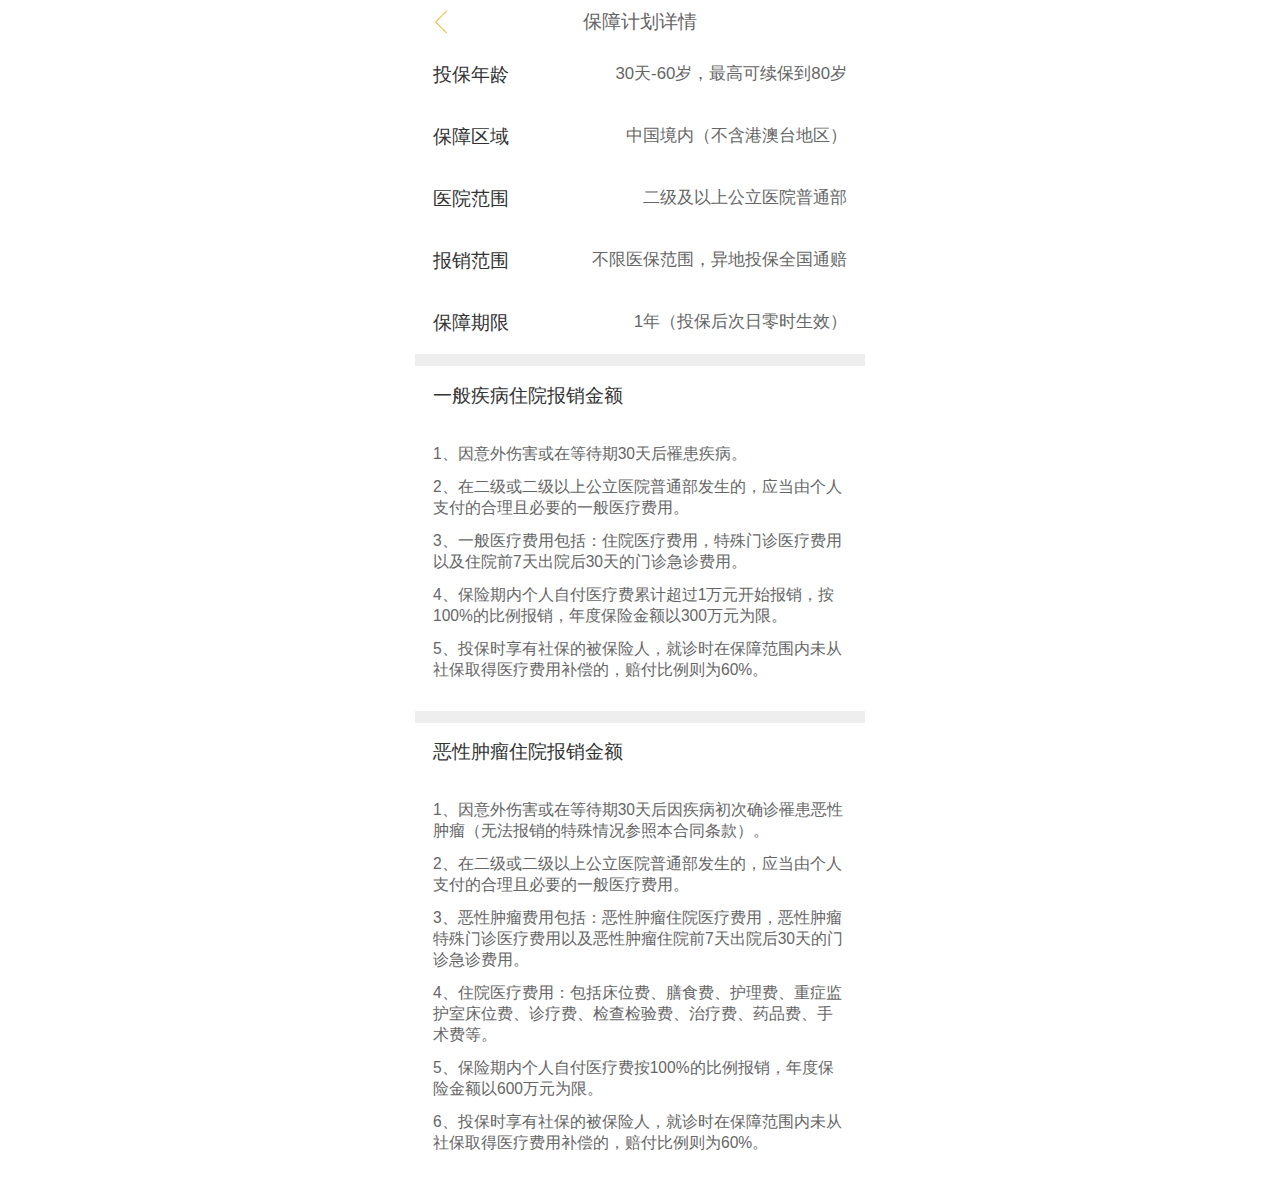
<file: 保障计划详情.html>
<!DOCTYPE html>
<html lang="en" style="font-size: 60px;">

<head>
    <meta charset="utf-8">
    <meta name="viewport" content="width=device-width,user-scalable=no,initial-scale=1,maximum-scale=1,minimum-scale=1">
    <link href="https://weixin.95303.com/static/product/css/mobiscroll.custom-3.0.0-beta6.min.css" rel="stylesheet">
    <title>保障计划详情</title>
    <style>
        a {
            text-decoration: none;
        }

        a:visited {
            text-decoration: none;
        }

        a:link {
            text-decoration: none;
        }
        a:hover {
            text-decoration: none;
        }
        
        .loading {
            position: fixed;
            top: 0;
            bottom: 0;
            left: 0;
            right: 0;
            z-index: 9999999;
        }

        .main {
            width: 120px;
            height: 110px;
            background: rgba(0, 0, 0, .5);
            margin: 0 auto;
            border-radius: 6px;
            position: fixed;
            left: 50%;
            margin-left: -60px;
            top: 50%;
            margin-top: -55px;
        }

        .values {
            text-align: center;
            font-size: 13px;
            color: #fff;
            margin-top: 12px;
        }

        .la-ball-clip-rotate,
        .la-ball-clip-rotate>div {
            position: relative;
            -webkit-box-sizing: border-box;
            -moz-box-sizing: border-box;
            box-sizing: border-box;
        }

        .la-ball-clip-rotate {
            display: block;
            font-size: 0;
            color: #fff;
        }

        .la-ball-clip-rotate.la-dark {
            color: #333;
        }

        .la-ball-clip-rotate>div {
            display: inline-block;
            float: none;
            background-color: currentColor;
            border: 0 solid currentColor;
        }

        .la-ball-clip-rotate {
            width: 32px;
            height: 32px;
        }

        .la-ball-clip-rotate>div {
            width: 32px;
            height: 32px;
            background: transparent;
            border-width: 2px;
            border-bottom-color: transparent;
            border-radius: 100%;
            -webkit-animation: ball-clip-rotate .75s linear infinite;
            -moz-animation: ball-clip-rotate .75s linear infinite;
            -o-animation: ball-clip-rotate .75s linear infinite;
            animation: ball-clip-rotate .75s linear infinite;
        }

        .la-ball-clip-rotate.la-sm {
            width: 16px;
            height: 16px;
        }

        .la-ball-clip-rotate.la-sm>div {
            width: 16px;
            height: 16px;
            border-width: 1px;
        }

        .la-ball-clip-rotate.la-2x {
            width: 64px;
            height: 64px;
        }

        .la-ball-clip-rotate.la-2x>div {
            width: 48px;
            height: 48px;
            margin-left: 36px;
            border-width: 4px;
            margin-top: 15px;
            margin-bottom: 35px;
        }

        .la-ball-clip-rotate.la-3x {
            width: 96px;
            height: 96px;
        }

        .la-ball-clip-rotate.la-3x>div {
            width: 96px;
            height: 96px;
            border-width: 6px;
        }

        @-webkit-keyframes ball-clip-rotate {
            0% {
                -webkit-transform: rotate(0deg);
                transform: rotate(0deg);
            }
            50% {
                -webkit-transform: rotate(180deg);
                transform: rotate(180deg);
            }
            100% {
                -webkit-transform: rotate(360deg);
                transform: rotate(360deg);
            }
        }

        @-moz-keyframes ball-clip-rotate {
            0% {
                -moz-transform: rotate(0deg);
                transform: rotate(0deg);
            }
            50% {
                -moz-transform: rotate(180deg);
                transform: rotate(180deg);
            }
            100% {
                -moz-transform: rotate(360deg);
                transform: rotate(360deg);
            }
        }

        @-o-keyframes ball-clip-rotate {
            0% {
                -o-transform: rotate(0deg);
                transform: rotate(0deg);
            }
            50% {
                -o-transform: rotate(180deg);
                transform: rotate(180deg);
            }
            100% {
                -o-transform: rotate(360deg);
                transform: rotate(360deg);
            }
        }

        @keyframes ball-clip-rotate {
            0% {
                -webkit-transform: rotate(0deg);
                -moz-transform: rotate(0deg);
                -o-transform: rotate(0deg);
                transform: rotate(0deg);
            }
            50% {
                -webkit-transform: rotate(180deg);
                -moz-transform: rotate(180deg);
                -o-transform: rotate(180deg);
                transform: rotate(180deg);
            }
            100% {
                -webkit-transform: rotate(360deg);
                -moz-transform: rotate(360deg);
                -o-transform: rotate(360deg);
                transform: rotate(360deg);
            }
        }
    </style>
    <style type="text/css">
        @-webkit-keyframes bounce {
            0% {
                opacity: 1;
                transform: scale(1.2);
                -webkit-transform: scale(1.2);
            }
            10% {
                opacity: 1;
                transform: scale(1.0);
                -webkit-transform: scale(1.0);
            }
            80% {
                opacity: 1;
                transform: scale(1.0);
                -webkit-transform: scale(1.0);
            }
            100% {
                opacity: 0;
                transform: scale(0.5);
                -webkit-transform: scale(0.5);
            }
        }

        @keyframes bounce {
            0% {
                opacity: 1;
                transform: scale(1.2);
                -webkit-transform: scale(1.2);
            }
            10% {
                opacity: 1;
                transform: scale(1.0);
                -webkit-transform: scale(1.0);
            }
            80% {
                opacity: 1;
                transform: scale(1.0);
                -webkit-transform: scale(1.0);
            }
            100% {
                opacity: 0;
                transform: scale(0.5);
                -webkit-transform: scale(0.5);
            }
        }

        .bounce {
            animation: bounce 5s ease-in-out forwards;
            -webkit-animation: bounce 5s ease-in-out forwards;
        }

        .promptBox {
            position: fixed;
            z-index: 99;
            width: 7.5rem;
            top: 30%;
            text-align: center;
        }

        .bounceP {
            background: rgba(0, 0, 0, 0.9);
            color: #fff;
            padding: 0.3rem .4rem;
            display: inline-block;
            margin: 0 auto;
            border-radius: 0.1rem;
            max-width: 4rem;
            font-size: 0.28rem;
        }
    </style>
    <style type="text/css">
        .alertpopup {
            padding: 0 0.55rem;
        }

        @keyframes slideDown {
            0% {
                opacity: 0;
                -webkit-transform: translateY(-100%);
                transform: translateY(-100%);
            }

            100% {
                opacity: 1;
                -webkit-transform: translateY(0%);
                transform: translateY(0%);
            }
        }

        @-webkit-keyframes slideDown {
            0% {
                opacity: 0;
                -webkit-transform: translateY(-100%);
            }

            100% {
                opacity: 1;
                -webkit-transform: translateY(0%);
            }
        }

        @-webkit-keyframes flipInX {
            0% {
                -webkit-transform: scale(0);
                transform: scale(0)
            }

            100% {
                -webkit-transform: scale(1);
                transform: scale(1)
            }
        }

        @keyframes flipInX {
            0% {
                -webkit-transform: scale(0);
                transform: scale(0)
            }

            100% {
                -webkit-transform: scale(1);
                transform: scale(1)
            }
        }

        .flipInX {
            -webkit-animation-name: flipInX;
            animation-name: flipInX
        }

        @keyframes fadeInNormal {
            0% {
                -webkit-transform: scale(1);
                transform: scale(1);
                opacity: 0.0;
            }

            60% {
                -webkit-transform: scale(1);
                transform: scale(1);
            }

            80% {
                -webkit-transform: scale(1);
                transform: scale(1);
                opacity: 1;
            }

            100% {
                -webkit-transform: scale(1);
                transform: scale(1);
                opacity: 1;
            }
        }

        @-webkit-keyframes fadeInNormal {
            0% {
                -webkit-transform: scale(1);
                opacity: 0.0;
            }

            60% {
                -webkit-transform: scale(1);
            }

            80% {
                -webkit-transform: scale(1);
                opacity: 1;
            }

            100% {
                -webkit-transform: scale(1);
                opacity: 1;
            }
        }

        .modelalert {
            background: rgba(0, 0, 0, 0.5);
            height: 25.4rem;
            z-index: 9998;
            width: 100%;
            position: fixed;
            left: 0;
            top: 0;
            bottom: 0;
            animation: fadeInNormal 0.3s ease-in-out forwards;
            -webkit-animation: fadeInNormal 0.3s ease-in-out forwards;
        }

        .popupLogo {
            width: 1.08rem;
            margin-bottom: 0.24rem;
        }

        .mainalert {
            z-index: 9999;
            text-align: center;
            border-radius: 0.1rem;
            max-width: 5.6rem;
            margin: 0 auto;
            position: fixed;
            right: 0.55rem;
            left: 0.55rem;
            top: 3.94rem;
            animation: flipInX 0.3s ease-in-out forwards;
            -webkit-animation: flipInX 0.3s ease-in-out forwards;
        }

        .titlealert {
            font-size: 0.36rem;
            padding: 0 0.3rem;
            border-top-left-radius: 4px;
            border-top-right-radius: 4px;
            background: #fff;
            padding-top: 0.55rem;
            color: #000;
            position: relative;
            top: 1px;
        }

        .contentalert {
            font-size: .30rem;
            color: #888;
            background: #fff;
            padding-top: 0.12rem;
            padding-bottom: 0.4rem;
            letter-spacing: -0.82px;
            padding-left: 0.7rem;
            padding-right: 0.7rem;
        }

        .buttonalert {
            width: 100%;
            border-radius: 0;
            font-size: 0.36rem;
            border-bottom-left-radius: 4px;
            border-bottom-right-radius: 4px;
            border: 0;
            color: #000000;
            background: #fff;
            margin-top: -1px;
        }

        .cancelalert {
            position: relative;
        }

        .cancelalert i {
            position: absolute;
            right: 0;
            top: 0;
            bottom: 0;
            background: #d2d3d5;
        }

        .buttonalert div {
            width: 100%;
            text-align: center;
            display: inline-block;
            padding-top: 0.2rem;
            padding-bottom: 0.3rem;
        }
    </style>
    <style type="text/css">
        .btncomp {
            width: 6.88rem;
            height: 0.86rem;
            border: 0;
            font-size: 0.36rem;
            border-radius: 5px;
            border-style: solid;
        }

        .buttonActive {
            background: #179b16 !important;
            color: rgba(255, 255, 255, 0.6);
        }

        .buttonGrayActive {
            background: #dfdfdf !important;
            color: rgba(255, 255, 255, 0.6);
        }

        .greenButton>.btncomp {
            background: #09bb07;
            color: #fff;
            border-color: #029400;
        }

        .grayButton>.btncomp {
            background: #fbfafc !important;
            color: #353535;
            border-color: rgba(0, 0, 0, 0.15);
        }
    </style>
    <style type="text/css">
        @keyframes selecctfadeInNormal {
            0% {
                -webkit-transform: translateY(100%);
            }

            100% {
                -webkit-transform: translateY(0);
            }
        }

        @-webkit-keyframes selecctfadeInNormal {
            0% {
                -webkit-transform: translateY(100%);
            }

            100% {
                -webkit-transform: translateY(0);
            }
        }

        .selectModel {
            position: fixed;
            bottom: 0;
            font-size: 0.36rem;
            width: 100%;
            max-width: 450px;
            background: #ececec;
            z-index: 9999;
            animation: selecctfadeInNormal 0.3s ease-in-out forwards;
            -webkit-animation: selecctfadeInNormal 0.3s ease-in-out forwards;
        }

        .selectItem,
        .selectCancel {
            background: #fff;
            padding: 0.32rem 0;
            text-align: center;
        }

        .selectCancel {
            margin-top: 0.13rem;
        }

        .selectedActive {
            background: #f7f7f7;
        }
    </style>
    <style type="text/css">
        .report-loading {
            position: fixed;
            top: 0;
            bottom: 0;
            left: 0;
            right: 0;
            z-index: 9999999;
        }

        .report-main {
            width: 120px;
            height: 110px;
            background: rgba(0, 0, 0, .5);
            margin: 0 auto;
            border-radius: 6px;
            position: fixed;
            left: 50%;
            margin-left: -60px;
            top: 50%;
            margin-top: -55px;
        }

        .report-values {
            text-align: center;
            font-size: 13px;
            color: #fff;
            margin-top: 12px;
        }

        .la-ball-clip-rotate,
        .la-ball-clip-rotate>div {
            position: relative;
            box-sizing: border-box;
        }

        .la-ball-clip-rotate {
            display: block;
            font-size: 0;
            color: #fff;
        }

        .la-ball-clip-rotate.la-dark {
            color: #333;
        }

        .la-ball-clip-rotate>div {
            display: inline-block;
            float: none;
            background-color: currentColor;
            border: 0 solid currentColor;
        }

        .la-ball-clip-rotate {
            width: 32px;
            height: 32px;
        }

        .la-ball-clip-rotate>div {
            width: 32px;
            height: 32px;
            background: transparent;
            border-width: 2px;
            border-bottom-color: transparent;
            border-radius: 100%;
            -webkit-animation: ball-clip-rotate .75s linear infinite;
            animation: ball-clip-rotate .75s linear infinite;
        }

        .la-ball-clip-rotate.la-sm {
            width: 16px;
            height: 16px;
        }

        .la-ball-clip-rotate.la-sm>div {
            width: 16px;
            height: 16px;
            border-width: 1px;
        }

        .la-ball-clip-rotate.la-2x {
            width: 64px;
            height: 64px;
        }

        .la-ball-clip-rotate.la-2x>div {
            width: 48px;
            height: 48px;
            margin-left: 36px;
            border-width: 4px;
            margin-top: 15px;
            margin-bottom: 35px;
        }

        .la-ball-clip-rotate.la-3x {
            width: 96px;
            height: 96px;
        }

        .la-ball-clip-rotate.la-3x>div {
            width: 96px;
            height: 96px;
            border-width: 6px;
        }

        @-webkit-keyframes ball-clip-rotate {
            0% {
                -webkit-transform: rotate(0deg);
                transform: rotate(0deg);
            }
            50% {
                -webkit-transform: rotate(180deg);
                transform: rotate(180deg);
            }
            100% {
                -webkit-transform: rotate(360deg);
                transform: rotate(360deg);
            }
        }

        @keyframes ball-clip-rotate {
            0% {
                -webkit-transform: rotate(0deg);
                transform: rotate(0deg);
            }
            50% {
                -webkit-transform: rotate(180deg);
                transform: rotate(180deg);
            }
            100% {
                -webkit-transform: rotate(360deg);
                transform: rotate(360deg);
            }
        }
    </style>
    <style type="text/css">
        * {
            margin: 0;
            padding: 0;
            -webkit-overflow-scrolling: auto;
        }

        body {
            margin: 0 auto;
            background-color: #EFEFF4;
            color: #333;
            font-size: 0.28rem;
            font-family: PingFang SC, Helvetica Neue, Hiragino Sans GB, Helvetica, Microsoft YaHei, Arial;
            max-width: 450px;
        }

        .noSelect {
            -webkit-user-select: none;
            -moz-user-select: none;
            -ms-user-select: none;
            user-select: none;
        }

        a:hover,
        a:focus {
            text-decoration: none;
        }

        input,
        button {
            outline: none;
            border: 0;
        }

        .bottom-line {
            border: none;
            background-image: linear-gradient(#e2e2e2 50%, transparent 50%);
            background-size: 100% 1px;
            background-repeat: no-repeat;
            background-position: bottom;
        }

        .top-line {
            border: none;
            background-image: linear-gradient(#e2e2e2 50%, transparent 50%);
            background-size: 100% 1px;
            background-repeat: no-repeat;
            background-position: top;
        }
    </style>
    <style type="text/css">
        .app-components-common-Header__this--2FQm- {
            position: relative;
            background-color: #000000;
            font-size: 18px;
            height: 44px;
            color: white;
            text-align: center;
        }

        .app-components-common-Header__this--2FQm-.app-components-common-Header__white--2FLSx {
            background-color: white;
            color: #333333;
        }

        .app-components-common-Header__this--2FQm-.app-components-common-Header__white--2FLSx .app-components-common-Header__left--2bnM5 {
            background: url([data-uri]) no-repeat 8px 10px;
            background-size: 24px 24px;
        }

        .app-components-common-Header__this--2FQm-.app-components-common-Header__white--2FLSx .app-components-common-Header__right--2i7fy {
            color: #333;
        }

        .app-components-common-Header__this--2FQm-.app-components-common-Header__orange--1zOH3 {
            background-image: linear-gradient(24deg, #ffcc33 0%, #ff9900 100%);
            color: #ffffff;
        }

        .app-components-common-Header__this--2FQm-.app-components-common-Header__orange--1zOH3 div {
            color: #fff;
        }

        .app-components-common-Header__this--2FQm-.app-components-common-Header__danger--2a2y8 {
            background-color: #e83829;
            color: white;
        }

        .app-components-common-Header__this--2FQm-.app-components-common-Header__red--aP5jO {
            background-color: #d43c33;
            color: #fff;
        }

        .app-components-common-Header__this--2FQm- a {
            color: white;
        }

        .app-components-common-Header__this--2FQm- .app-components-common-Header__center--Rz9rI {
            position: absolute;
            top: 0;
            right: 0;
            left: 0;
            z-index: 10;
            min-width: 30px;
            height: 44px;
            text-align: center;
            text-overflow: ellipsis;
            white-space: nowrap;
            font-size: 0.32rem;
            line-height: 44px;
            color: #646464;
        }

        .app-components-common-Header__this--2FQm- .app-components-common-Header__left--2bnM5 {
            position: absolute;
            background: url([data-uri]) no-repeat 8px 10px;
            background-size: 24px 24px;
            width: 42px;
            height: 42px;
            z-index: 11;
            left: 0.2rem;
        }

        .app-components-common-Header__this--2FQm- .app-components-common-Header__right--2i7fy {
            position: absolute;
            padding: 12px 0 0 12px;
            height: 44px;
            z-index: 11;
            right: 16px;
            font-size: 14px;
        }

        .app-components-common-Header__this--2FQm- .app-components-common-Header__rightIcon--29O2F {
            position: absolute;
            right: 10px;
            top: 10px;
            z-index: 10;
            width: 0.44rem;
        }

        .app-components-common-Header__this--2FQm- .app-components-common-Header__rightGroup--ShqLh {
            position: absolute;
            right: 10px;
            top: 10px;
            z-index: 10;
            width: 0.44rem;
        }

        .app-components-common-Header__this--2FQm- .app-components-common-Header__rightGroup--ShqLh:nth-child(2) {
            right: 1.06rem;
        }

        .app-components-common-Header__this--2FQm- .app-components-common-Header__shareTips--3uUnz {
            position: fixed;
            z-index: 9999;
            background: rgba(0, 0, 0, 0.4);
            top: 0;
            bottom: 0;
            left: 0;
            right: 0;
            max-width: 450px;
            margin: 0 auto;
        }

        .app-components-common-Header__this--2FQm- .app-components-common-Header__shareTips--3uUnz>div {
            display: -webkit-box;
            display: -ms-flexbox;
            display: flex;
            -webkit-box-orient: vertical;
            -webkit-box-direction: normal;
            -ms-flex-direction: column;
            flex-direction: column;
            position: absolute;
            top: 0.2rem;
            right: 0.3rem;
            text-align: center;
            color: #fff;
            font-size: 0.32rem;
        }

        .app-components-common-Header__this--2FQm- .app-components-common-Header__shareTips--3uUnz>div img {
            width: 1.24rem;
            height: 1.24rem;
            margin: 0 auto;
            margin-bottom: 0.3rem;
            padding-left: 0.25rem;
        }

        .app-components-common-Header__this--2FQm- .app-components-common-Header__shareTips--3uUnz>div span {
            color: #fff;
            font-size: 0.28rem;
        }

        .app-components-common-Header__this--2FQm- .app-components-common-Header__leftIcon--21-V6 {
            position: absolute;
            left: 16px;
            top: 10px;
            height: 24px;
            z-index: 10;
        }

        .app-components-common-Header__this--2FQm- .app-components-common-Header__leftText--2xtpv {
            position: absolute;
            padding: 16px 0;
            z-index: 11;
            left: 16px;
            font-size: 0.24rem;
            color: #646464;
        }

        .app-components-common-Header__this--2FQm- .app-components-common-Header__leftText--2xtpv .app-components-common-Header__arrowdown--3AOQQ {
            width: 0.18rem;
            height: 0.18rem;
            margin-left: 0.05rem;
        }
    </style>
    <style type="text/css">
        body {
            background: #fff;
        }

        .app-routers-activity-health-desc-Desc__this--33bvQ .app-routers-activity-health-desc-Desc__tel--6Yc8u {
            position: absolute;
            left: 1.5rem;
            top: 1.8rem;
            width: 2rem;
            height: 0.5rem;
        }

        .app-routers-activity-health-desc-Desc__this--33bvQ .app-routers-activity-health-desc-Desc__notice--ENuw7 {
            padding: 0.3rem 0.34rem;
            font-size: 0.3rem;
            color: #333333;
        }

        .app-routers-activity-health-desc-Desc__this--33bvQ .app-routers-activity-health-desc-Desc__notice--ENuw7>div {
            line-height: 0.55rem;
        }

        .app-routers-activity-health-desc-Desc__this--33bvQ .app-routers-activity-health-desc-Desc__notice--ENuw7 .app-routers-activity-health-desc-Desc__indent--2ZMXt {
            padding-left: 0.28rem;
        }

        .app-routers-activity-health-desc-Desc__this--33bvQ .app-routers-activity-health-desc-Desc__notice--ENuw7 .app-routers-activity-health-desc-Desc__hrefred--2MGwZ {
            color: #ef4949;
            text-decoration: none;
        }

        .app-routers-activity-health-desc-Desc__this--33bvQ .app-routers-activity-health-desc-Desc__notice--ENuw7 .app-routers-activity-health-desc-Desc__hrefblue--3wg8y {
            color: #408ceb;
        }

        .app-routers-activity-health-desc-Desc__this--33bvQ .app-routers-activity-health-desc-Desc__notice--ENuw7 .app-routers-activity-health-desc-Desc__hreftel--215B5 {
            color: #408ceb;
            text-decoration: none;
        }

        .app-routers-activity-health-desc-Desc__this--33bvQ .app-routers-activity-health-desc-Desc__faq--1fanv {
            padding-left: 0.34rem;
            padding-right: 0.34rem;
            font-size: 0.28rem;
            margin-bottom: 0.5rem;
        }

        .app-routers-activity-health-desc-Desc__this--33bvQ .app-routers-activity-health-desc-Desc__faq--1fanv .app-routers-activity-health-desc-Desc__title--1kOWg {
            margin-bottom: 0.24rem;
            font-size: 0.32rem;
        }

        .app-routers-activity-health-desc-Desc__this--33bvQ .app-routers-activity-health-desc-Desc__faq--1fanv .app-routers-activity-health-desc-Desc__desc--Po7Ci {
            color: #666666;
        }

        .app-routers-activity-health-desc-Desc__this--33bvQ .app-routers-activity-health-desc-Desc__faq--1fanv .app-routers-activity-health-desc-Desc__red--2pep1 {
            color: #ef4949;
        }

        .app-routers-activity-health-desc-Desc__this--33bvQ .app-routers-activity-health-desc-Desc__claim--15em3 {
            padding-top: 0.3rem;
        }

        .app-routers-activity-health-desc-Desc__this--33bvQ .app-routers-activity-health-desc-Desc__claim--15em3 .app-routers-activity-health-desc-Desc__left--1UhDs,
        .app-routers-activity-health-desc-Desc__this--33bvQ .app-routers-activity-health-desc-Desc__claim--15em3 .app-routers-activity-health-desc-Desc__right--1eqb7 {
            position: absolute;
        }

        .app-routers-activity-health-desc-Desc__this--33bvQ .app-routers-activity-health-desc-Desc__claim--15em3 .app-routers-activity-health-desc-Desc__left--1UhDs {
            width: 15%;
            left: 0;
            padding-left: 0.34rem;
            font-size: 0.32rem;
            color: #50c350;
            font-weight: bold;
        }

        .app-routers-activity-health-desc-Desc__this--33bvQ .app-routers-activity-health-desc-Desc__claim--15em3 .app-routers-activity-health-desc-Desc__left--1UhDs div {
            position: relative;
        }

        .app-routers-activity-health-desc-Desc__this--33bvQ .app-routers-activity-health-desc-Desc__claim--15em3 .app-routers-activity-health-desc-Desc__left--1UhDs div:nth-child(1):before {
            content: '';
            position: absolute;
            width: 1px;
            height: 2.8rem;
            background: #50c350;
            right: 0;
            top: 0.3rem;
        }

        .app-routers-activity-health-desc-Desc__this--33bvQ .app-routers-activity-health-desc-Desc__claim--15em3 .app-routers-activity-health-desc-Desc__left--1UhDs div:nth-child(1):after {
            content: '';
            position: absolute;
            width: 0.2rem;
            height: 0.2rem;
            background: #50c350;
            border-radius: 100px;
            right: -0.1rem;
            top: 0.12rem;
        }

        .app-routers-activity-health-desc-Desc__this--33bvQ .app-routers-activity-health-desc-Desc__claim--15em3 .app-routers-activity-health-desc-Desc__left--1UhDs div:nth-child(2):before {
            content: '';
            position: absolute;
            width: 1px;
            height: 6rem;
            background: #50c350;
            right: 0;
            top: 0.3rem;
        }

        .app-routers-activity-health-desc-Desc__this--33bvQ .app-routers-activity-health-desc-Desc__claim--15em3 .app-routers-activity-health-desc-Desc__left--1UhDs div:nth-child(2):after {
            content: '';
            position: absolute;
            width: 0.2rem;
            height: 0.2rem;
            background: #50c350;
            border-radius: 100px;
            right: -0.1rem;
            top: 0.12rem;
        }

        .app-routers-activity-health-desc-Desc__this--33bvQ .app-routers-activity-health-desc-Desc__claim--15em3 .app-routers-activity-health-desc-Desc__left--1UhDs div:nth-child(3):before {
            content: '';
            position: absolute;
            width: 1px;
            height: 1.65rem;
            background: #50c350;
            right: 0;
            top: 0.3rem;
        }

        .app-routers-activity-health-desc-Desc__this--33bvQ .app-routers-activity-health-desc-Desc__claim--15em3 .app-routers-activity-health-desc-Desc__left--1UhDs div:nth-child(3):after {
            content: '';
            position: absolute;
            width: 0.2rem;
            height: 0.2rem;
            background: #50c350;
            border-radius: 100px;
            right: -0.1rem;
            top: 0.12rem;
        }

        .app-routers-activity-health-desc-Desc__this--33bvQ .app-routers-activity-health-desc-Desc__claim--15em3 .app-routers-activity-health-desc-Desc__left--1UhDs div:nth-child(4):after {
            content: '';
            position: absolute;
            width: 0.2rem;
            height: 0.2rem;
            background: #50c350;
            border-radius: 100px;
            right: -0.1rem;
            top: 0.12rem;
        }

        .app-routers-activity-health-desc-Desc__this--33bvQ .app-routers-activity-health-desc-Desc__claim--15em3 .app-routers-activity-health-desc-Desc__right--1eqb7 {
            left: 23%;
            padding-right: 0.34rem;
        }

        .app-routers-activity-health-desc-Desc__this--33bvQ .app-routers-activity-health-desc-Desc__claim--15em3 .app-routers-activity-health-desc-Desc__right--1eqb7 .app-routers-activity-health-desc-Desc__title--1kOWg {
            font-size: 0.32rem;
            color: #333333;
        }

        .app-routers-activity-health-desc-Desc__this--33bvQ .app-routers-activity-health-desc-Desc__claim--15em3 .app-routers-activity-health-desc-Desc__right--1eqb7 .app-routers-activity-health-desc-Desc__content--1DZxc {
            font-size: 0.28rem;
            color: #666666;
            margin-top: 0.16rem;
            margin-bottom: 0.7rem;
        }

        .app-routers-activity-health-desc-Desc__this--33bvQ .app-routers-activity-health-desc-Desc__insDesc--18Uop {
            font-size: 0.3rem;
            color: #333333;
            padding: 0.3rem 0.34rem;
        }

        .app-routers-activity-health-desc-Desc__this--33bvQ .app-routers-activity-health-desc-Desc__insDesc--18Uop .app-routers-activity-health-desc-Desc__title--1kOWg {
            text-align: center;
            color: #5a8440;
            margin-bottom: 0.5rem;
        }

        .app-routers-activity-health-desc-Desc__this--33bvQ .app-routers-activity-health-desc-Desc__insDesc--18Uop .app-routers-activity-health-desc-Desc__content--1DZxc {
            margin-bottom: 0.5rem;
        }

        .app-routers-activity-health-desc-Desc__this--33bvQ .app-routers-activity-health-desc-Desc__insDesc--18Uop .app-routers-activity-health-desc-Desc__content--1DZxc .app-routers-activity-health-desc-Desc__main--1P-R0 {
            font-weight: bold;
        }

        .app-routers-activity-health-desc-Desc__this--33bvQ .app-routers-activity-health-desc-Desc__faqmain--2MUAt {
            padding: 0.3rem 0.34rem;
            font-size: 0.3rem;
            color: #333333;
            line-height: 0.6rem;
        }

        .app-routers-activity-health-desc-Desc__this--33bvQ .app-routers-activity-health-desc-Desc__noticemain--1rhqe {
            padding: 0.3rem 0.34rem;
            font-size: 0.3rem;
            color: #333333;
            line-height: 0.6rem;
        }

        .app-routers-activity-health-desc-Desc__this--33bvQ .app-routers-activity-health-desc-Desc__noticemain--1rhqe .app-routers-activity-health-desc-Desc__content--1DZxc {
            text-indent: 0.5rem;
        }

        .app-routers-activity-health-desc-Desc__this--33bvQ .app-routers-activity-health-desc-Desc__breach--3bEV5 {
            font-size: 0.3rem;
            padding-top: 0.2rem;
            padding-left: 0.34rem;
            padding-right: 0.34rem;
        }

        .app-routers-activity-health-desc-Desc__this--33bvQ .app-routers-activity-health-desc-Desc__breach--3bEV5 div {
            margin-bottom: 0.1rem;
        }

        .app-routers-activity-health-desc-Desc__this--33bvQ .app-routers-activity-health-desc-Desc__breach--3bEV5 .app-routers-activity-health-desc-Desc__boldMain--3i--m {
            font-weight: bold;
            text-align: center;
        }

        .app-routers-activity-health-desc-Desc__this--33bvQ .app-routers-activity-health-desc-Desc__breach--3bEV5 .app-routers-activity-health-desc-Desc__center--1str- {
            text-align: center;
        }

        .app-routers-activity-health-desc-Desc__this--33bvQ .app-routers-activity-health-desc-Desc__breach--3bEV5 .app-routers-activity-health-desc-Desc__dl--2EMUo {
            text-indent: 0.6rem;
        }

        .app-routers-activity-health-desc-Desc__this--33bvQ .app-routers-activity-health-desc-Desc__breach--3bEV5 .app-routers-activity-health-desc-Desc__boldS--2DG-V {
            font-weight: bold;
            margin-right: 0.2rem;
        }

        .app-routers-activity-health-desc-Desc__this--33bvQ .app-routers-activity-health-desc-Desc__bzjh--3HMNc {
            background: #eeeeee;
        }

        .app-routers-activity-health-desc-Desc__this--33bvQ .app-routers-activity-health-desc-Desc__bzjh--3HMNc .app-routers-activity-health-desc-Desc__top--1dxj6 {
            background-color: #fff;
        }

        .app-routers-activity-health-desc-Desc__this--33bvQ .app-routers-activity-health-desc-Desc__bzjh--3HMNc .app-routers-activity-health-desc-Desc__top--1dxj6 .app-routers-activity-health-desc-Desc__lines--mT5Kw {
            padding: 0.3rem;
        }

        .app-routers-activity-health-desc-Desc__this--33bvQ .app-routers-activity-health-desc-Desc__bzjh--3HMNc .app-routers-activity-health-desc-Desc__top--1dxj6 .app-routers-activity-health-desc-Desc__lines--mT5Kw .app-routers-activity-health-desc-Desc__left--1UhDs {
            font-size: 0.32rem;
            color: #333333;
        }

        .app-routers-activity-health-desc-Desc__this--33bvQ .app-routers-activity-health-desc-Desc__bzjh--3HMNc .app-routers-activity-health-desc-Desc__top--1dxj6 .app-routers-activity-health-desc-Desc__lines--mT5Kw .app-routers-activity-health-desc-Desc__right--1eqb7 {
            font-size: 0.28rem;
            color: #666666;
            float: right;
        }

        .app-routers-activity-health-desc-Desc__this--33bvQ .app-routers-activity-health-desc-Desc__bzjh--3HMNc .app-routers-activity-health-desc-Desc__content--1DZxc {
            margin-top: 0.2rem;
            background-color: #fff;
        }

        .app-routers-activity-health-desc-Desc__this--33bvQ .app-routers-activity-health-desc-Desc__bzjh--3HMNc .app-routers-activity-health-desc-Desc__content--1DZxc .app-routers-activity-health-desc-Desc__title--1kOWg {
            padding: 0.28rem 0.3rem;
            font-size: 0.32rem;
            color: #333333;
        }

        .app-routers-activity-health-desc-Desc__this--33bvQ .app-routers-activity-health-desc-Desc__bzjh--3HMNc .app-routers-activity-health-desc-Desc__content--1DZxc .app-routers-activity-health-desc-Desc__lists--1CN4V {
            padding: .3rem;
        }

        .app-routers-activity-health-desc-Desc__this--33bvQ .app-routers-activity-health-desc-Desc__bzjh--3HMNc .app-routers-activity-health-desc-Desc__content--1DZxc .app-routers-activity-health-desc-Desc__lists--1CN4V .app-routers-activity-health-desc-Desc__dl--2EMUo {
            margin-bottom: 0.2rem;
            font-size: .26rem;
            color: #666666;
        }
    </style>
    <style type="text/css">
        .app-routers-activity-health-FixedRange__this--Q3EFS {
            position: fixed;
            bottom: 0.96rem;
            right: 0;
            left: 0;
            top: 0;
            text-align: center;
            z-index: 9;
        }

        .app-routers-activity-health-FixedRange__this--Q3EFS .app-routers-activity-health-FixedRange__bg--2K60A {
            position: absolute;
            top: 0;
            bottom: 0;
            left: 0;
            right: 0;
        }
        .app-routers-activity-health-FixedRange__this--Q3EFS .app-routers-activity-health-FixedRange__healthRange--dkIN8 {
            background: #fff;
            position: absolute;
            bottom: 0;
            left: 0;
            right: 0;
            padding-bottom: 0.36rem;
            -webkit-transform: translateY(150%);
            transform: translateY(150%);
            border-bottom: 1px solid #ccc;
        }

        .app-routers-activity-health-FixedRange__this--Q3EFS .app-routers-activity-health-FixedRange__healthRange--dkIN8 .app-routers-activity-health-FixedRange__texts--2c_n1 {
            font-size: 0.44rem;
            margin-top: 0.6rem;
            margin-bottom: 0.62rem;
            color: #62cd63;
        }

        .app-routers-activity-health-FixedRange__this--Q3EFS .app-routers-activity-health-FixedRange__healthRange--dkIN8 .app-routers-activity-health-FixedRange__btns--20pt_ {
            width: 0.44rem;
            left: 50%;
            position: absolute;
            top: -0.22rem;
            margin-left: -0.22rem;
        }

        .app-routers-activity-health-FixedRange__this--Q3EFS .app-routers-activity-health-FixedRange__healthRange--dkIN8 .app-routers-activity-health-FixedRange__sliderMain--3C9L9 {
            margin-left: 0.4rem;
            margin-right: 0.4rem;
            height: 3rem;
            background: #eeeeee;
            padding: 1.68rem 0.4rem 0 0.6rem;
        }

        .app-routers-activity-health-FixedRange__this--Q3EFS .app-routers-activity-health-FixedRange__healthRange--dkIN8 .app-routers-activity-health-FixedRange__sliderMain--3C9L9 .app-routers-activity-health-FixedRange__sliderContents--bmUSX {
            position: absolute;
            bottom: 1.42rem;
            left: 0.4rem;
            right: 0.4rem;
        }

        .app-routers-activity-health-FixedRange__this--Q3EFS .app-routers-activity-health-FixedRange__healthRange--dkIN8 .app-routers-activity-health-FixedRange__sliderMain--3C9L9 .app-routers-activity-health-FixedRange__sliderContents--bmUSX .app-routers-activity-health-FixedRange__amount--14Nah {
            display: inline-block;
            width: 50%;
            text-align: center;
            font-weight: bold;
        }

        .app-routers-activity-health-FixedRange__this--Q3EFS .app-routers-activity-health-FixedRange__healthRange--dkIN8 .app-routers-activity-health-FixedRange__sliderMain--3C9L9 .app-routers-activity-health-FixedRange__sliderContents--bmUSX .app-routers-activity-health-FixedRange__amount--14Nah .app-routers-activity-health-FixedRange__titles--19jxj {
            font-size: 0.34rem;
            color: #333333;
        }

        .app-routers-activity-health-FixedRange__this--Q3EFS .app-routers-activity-health-FixedRange__healthRange--dkIN8 .app-routers-activity-health-FixedRange__sliderMain--3C9L9 .app-routers-activity-health-FixedRange__sliderContents--bmUSX .app-routers-activity-health-FixedRange__amount--14Nah .app-routers-activity-health-FixedRange__nums--3rVoA {
            font-size: 0.42rem;
            color: #50c350;
            position: relative;
            top: 0.05rem;
        }

        @-webkit-keyframes app-routers-activity-health-FixedRange__rangeSliderOpacity--23kEU {
            from {
                background: transparent;
            }
            to {
                background: rgba(0, 0, 0, 0.4);
            }
        }

        .app-routers-activity-health-FixedRange__opacitys--1gA1f {
            -webkit-animation: app-routers-activity-health-FixedRange__rangeSliderOpacity--23kEU .38s ease-in-out both;
            animation: app-routers-activity-health-FixedRange__rangeSliderOpacity--23kEU .38s ease-in-out both;
            display: block;
        }

        @-webkit-keyframes app-routers-activity-health-FixedRange__rangeSliderOpacityHide--WHp6m {
            from {
                background: rgba(0, 0, 0, 0.4);
            }
            to {
                background: transparent;
            }
        }

        .app-routers-activity-health-FixedRange__opacitysHide--3xpeE {
            -webkit-animation: app-routers-activity-health-FixedRange__rangeSliderOpacityHide--WHp6m .38s ease-in-out both;
            animation: app-routers-activity-health-FixedRange__rangeSliderOpacityHide--WHp6m .38s ease-in-out both;
            display: none;
        }

        @-webkit-keyframes app-routers-activity-health-FixedRange__rangeSliderOpen--iSg1E {
            from {
                transform: translateY(150%);
                -webkit-transform: translateY(150%);
            }
            to {
                transform: translateY(0);
                -webkit-transform: translateY(0);
            }
        }

        .app-routers-activity-health-FixedRange__animatesOpen--31Fwh {
            -webkit-animation: app-routers-activity-health-FixedRange__rangeSliderOpen--iSg1E .38s ease-in-out both;
            animation: app-routers-activity-health-FixedRange__rangeSliderOpen--iSg1E .38s ease-in-out both;
        }

        @-webkit-keyframes app-routers-activity-health-FixedRange__rangeSliderClose--3WLwI {
            from {
                transform: translateY(0);
                -webkit-transform: translateY(0);
            }
            to {
                transform: translateY(150%);
                -webkit-transform: translateY(150%);
            }
        }

        .app-routers-activity-health-FixedRange__animatesClose--16ob7 {
            -webkit-animation: app-routers-activity-health-FixedRange__rangeSliderClose--3WLwI .38s ease-in-out both;
            animation: app-routers-activity-health-FixedRange__rangeSliderClose--3WLwI .38s ease-in-out both;
        }
    </style>
    <style type="text/css">
        .slider-container {
            width: 300px;
            font-family: "Helvetica Neue", Helvetica, Arial, sans-serif;
        }

        .slider-container .back-bar {
            height: 10px;
            position: relative;
        }

        .slider-container .back-bar .selected-bar {
            position: absolute;
            height: 100%;
        }

        .slider-container .back-bar .pointer {
            position: absolute;
            width: 10px;
            height: 10px;
            background-color: red;
            cursor: col-resize;
            opacity: 1;
            z-index: 2;
        }

        .slider-container .back-bar .pointer.last-active {
            z-index: 3;
        }

        .slider-container .back-bar .pointer-label {
            position: absolute;
            top: -17px;
            font-size: 8px;
            background: white;
            white-space: nowrap;
            line-height: 1;
        }

        .slider-container .back-bar .focused {
            z-index: 10;
        }

        .slider-container .clickable-dummy {
            cursor: pointer;
            position: absolute;
            width: 100%;
            height: 100%;
            z-index: 1;
        }

        .slider-container .scale {
            top: 2px;
            position: relative;
        }

        .slider-container .scale span {
            position: absolute;
            height: 5px;
            border-left: 1px solid #999;
            font-size: 0;
        }

        .slider-container .scale ins {
            font-size: 9px;
            text-decoration: none;
            position: absolute;
            left: 0;
            top: 5px;
            color: #999;
            line-height: 1;
        }

        .slider-container.slider-readonly .clickable-dummy,
        .slider-container.slider-readonly .pointer {
            cursor: auto;
        }

        .theme-green .back-bar {
            height: 5px;
            border-radius: 2px;
            background-color: #eeeeee;
            background-color: #e7e7e7;
            background-image: linear-gradient(to bottom, #eeeeee, #dddddd);
            background-repeat: repeat-x;
            filter: progid:DXImageTransform.Microsoft.gradient(startColorstr='#ffeeeeee', endColorstr='#ffdddddd', GradientType=0);
        }

        .theme-green .back-bar .selected-bar {
            border-radius: 2px;
            background-color: #a1fad0;
            background-image: linear-gradient(to bottom, #bdfade, #76fabc);
            background-repeat: repeat-x;
            filter: progid:DXImageTransform.Microsoft.gradient(startColorstr='#ffbdfade', endColorstr='#ff76fabc', GradientType=0);
        }

        .theme-green .back-bar .pointer {
            width: 14px;
            height: 14px;
            top: -5px;
            box-sizing: border-box;
            border-radius: 10px;
            border: 1px solid #AAA;
            background-color: #e7e7e7;
            background-image: linear-gradient(to bottom, #eeeeee, #dddddd);
            background-repeat: repeat-x;
            filter: progid:DXImageTransform.Microsoft.gradient(startColorstr='#ffeeeeee', endColorstr='#ffdddddd', GradientType=0);
        }

        .theme-green .back-bar .pointer-label {
            color: #999;
        }

        .theme-green .back-bar .focused {
            color: #333;
        }

        .theme-green .scale span {
            border-left: 1px solid #e5e5e5;
        }

        .theme-green .scale ins {
            color: #999;
        }

        .theme-blue .back-bar {
            height: 5px;
            border-radius: 2px;
            background-color: #eeeeee;
            background-color: #e7e7e7;
            background-image: linear-gradient(to bottom, #eeeeee, #dddddd);
            background-repeat: repeat-x;
            filter: progid:DXImageTransform.Microsoft.gradient(startColorstr='#ffeeeeee', endColorstr='#ffdddddd', GradientType=0);
        }

        .theme-blue .back-bar .selected-bar {
            border-radius: 2px;
            background-color: #92c1f9;
            background-image: linear-gradient(to bottom, #b1d1f9, #64a8f9);
            background-repeat: repeat-x;
            filter: progid:DXImageTransform.Microsoft.gradient(startColorstr='#ffb1d1f9', endColorstr='#ff64a8f9', GradientType=0);
        }

        .theme-blue .back-bar .pointer {
            width: 14px;
            height: 14px;
            top: -5px;
            box-sizing: border-box;
            border-radius: 10px;
            border: 1px solid #AAA;
            background-color: #e7e7e7;
            background-image: linear-gradient(to bottom, #eeeeee, #dddddd);
            background-repeat: repeat-x;
            filter: progid:DXImageTransform.Microsoft.gradient(startColorstr='#ffeeeeee', endColorstr='#ffdddddd', GradientType=0);
        }

        .theme-blue .back-bar .pointer-label {
            color: #999;
        }

        .theme-blue .back-bar .focused {
            color: #333;
        }

        .theme-blue .scale span {
            border-left: 1px solid #e5e5e5;
        }

        .theme-blue .scale ins {
            color: #999;
        }
    </style>
    <style type="text/css">
        .healthRangeSlider .slider-container .scale ins {
            width: 35px;
            font-size: 0.26rem;
            color: rgb(51, 51, 51);
            margin-top: 5px;
        }

        .theme-green .scale span {
            border-color: rgb(241, 173, 50);
        }

        .theme-green .back-bar .pointer {
            background: url([data-uri]);
            background-size: 100%;
            width: 23px;
            height: 23px;
            top: -6px;
            border: 0;
        }

        .slider-container .back-bar .pointer-label {
            background: transparent;
            font-size: 0.42rem;
            color: rgb(241, 173, 50);
            top: -40px;
        }

        .theme-green .back-bar {
            height: 10px;
        }

        .theme-green .back-bar .selected-bar {
            background-color: transparent;
            background-image: none;
        }

        .hiddenbody {
            position: fixed;
            width: 100%;
            height: 100%;
        }
    </style>
    <style type="text/css">
        .odometer.odometer-auto-theme,
        .odometer.odometer-theme-default {
            display: inline-block;
            vertical-align: middle;
            /**vertical-align: auto;*/
            /**zoom: 1;*/
            /**display: inline;*/
            position: relative;
        }

        .odometer.odometer-auto-theme .odometer-digit,
        .odometer.odometer-theme-default .odometer-digit {
            display: inline-block;
            vertical-align: middle;
            /**vertical-align: auto;*/
            /**zoom: 1;*/
            /**display: inline;*/
            position: relative;
        }

        .odometer.odometer-auto-theme .odometer-digit .odometer-digit-spacer,
        .odometer.odometer-theme-default .odometer-digit .odometer-digit-spacer {
            display: inline-block;
            vertical-align: middle;
            /**vertical-align: auto;*/
            /**zoom: 1;*/
            /**display: inline;*/
            visibility: hidden;
        }

        .odometer.odometer-auto-theme .odometer-digit .odometer-digit-inner,
        .odometer.odometer-theme-default .odometer-digit .odometer-digit-inner {
            text-align: left;
            display: block;
            position: absolute;
            top: 0;
            left: 0;
            right: 0;
            bottom: 0;
            overflow: hidden;
        }

        .odometer.odometer-auto-theme .odometer-digit .odometer-ribbon,
        .odometer.odometer-theme-default .odometer-digit .odometer-ribbon {
            display: block;
        }

        .odometer.odometer-auto-theme .odometer-digit .odometer-ribbon-inner,
        .odometer.odometer-theme-default .odometer-digit .odometer-ribbon-inner {
            display: block;
            -webkit-backface-visibility: hidden;
        }

        .odometer.odometer-auto-theme .odometer-digit .odometer-value,
        .odometer.odometer-theme-default .odometer-digit .odometer-value {
            display: block;
            -webkit-transform: translateZ(0);
        }

        .odometer.odometer-auto-theme .odometer-digit .odometer-value.odometer-last-value,
        .odometer.odometer-theme-default .odometer-digit .odometer-value.odometer-last-value {
            position: absolute;
        }

        .odometer.odometer-auto-theme.odometer-animating-up .odometer-ribbon-inner,
        .odometer.odometer-theme-default.odometer-animating-up .odometer-ribbon-inner {
            transition: -webkit-transform 2s;
            transition: transform 2s;
            transition: transform 2s, -webkit-transform 2s;
        }

        .odometer.odometer-auto-theme.odometer-animating-up.odometer-animating .odometer-ribbon-inner,
        .odometer.odometer-theme-default.odometer-animating-up.odometer-animating .odometer-ribbon-inner {
            -webkit-transform: translateY(-100%);
            transform: translateY(-100%);
        }

        .odometer.odometer-auto-theme.odometer-animating-down .odometer-ribbon-inner,
        .odometer.odometer-theme-default.odometer-animating-down .odometer-ribbon-inner {
            -webkit-transform: translateY(-100%);
            transform: translateY(-100%);
        }

        .odometer.odometer-auto-theme.odometer-animating-down.odometer-animating .odometer-ribbon-inner,
        .odometer.odometer-theme-default.odometer-animating-down.odometer-animating .odometer-ribbon-inner {
            transition: -webkit-transform 2s;
            transition: transform 2s;
            transition: transform 2s, -webkit-transform 2s;
            -webkit-transform: translateY(0);
            transform: translateY(0);
        }

        .odometer.odometer-auto-theme,
        .odometer.odometer-theme-default {
            font-family: "Helvetica Neue", sans-serif;
            line-height: 1.1em;
        }

        .odometer.odometer-auto-theme .odometer-value,
        .odometer.odometer-theme-default .odometer-value {
            text-align: center;
        }
    </style>
    <style type="text/css">
        html,
        body {
            width: 100%;
            height: 100%;
        }

        .app-routers-activity-health-Landing__this--SOugY {
            background: #eeeeee;
            padding-bottom: .96rem;
        }

        .app-routers-activity-health-Landing__this--SOugY img {
            width: 100%;
        }

        .app-routers-activity-health-Landing__this--SOugY .app-routers-activity-health-Landing__top--iSyeV {
            position: relative;
            background: #fff;
        }

        .app-routers-activity-health-Landing__this--SOugY .app-routers-activity-health-Landing__top--iSyeV .app-routers-activity-health-Landing__share--3lL9a {
            position: absolute;
            top: 0.26rem;
            right: 0.32rem;
            width: 0.72rem;
        }

        .app-routers-activity-health-Landing__this--SOugY .app-routers-activity-health-Landing__top--iSyeV .app-routers-activity-health-Landing__od--1xj25 {
            width: 5.4rem;
            height: 0.62rem;
            background: #50c350;
            border-radius: 100px;
            position: absolute;
            bottom: 0.26rem;
            text-align: center;
            left: 50%;
            margin-left: -2.7rem;
            padding-top: 0.08rem;
        }

        .app-routers-activity-health-Landing__this--SOugY .app-routers-activity-health-Landing__top--iSyeV .app-routers-activity-health-Landing__od--1xj25 .app-routers-activity-health-Landing__org--3iwwg {
            font-size: 0.36rem;
            color: white;
        }

        .app-routers-activity-health-Landing__this--SOugY .app-routers-activity-health-Landing__top--iSyeV .app-routers-activity-health-Landing__od--1xj25 .app-routers-activity-health-Landing__odmain--3DXkF {
            font-size: 0.28rem;
            color: #e4a22b;
        }

        .app-routers-activity-health-Landing__this--SOugY .app-routers-activity-health-Landing__topMain--3ZzDm {
            background: #fff;
            margin-bottom: 0.2rem;
        }

        .app-routers-activity-health-Landing__this--SOugY .app-routers-activity-health-Landing__topMain--3ZzDm .app-routers-activity-health-Landing__lines--1zH7P {
            padding: 0.35rem 0.3rem;
        }

        .app-routers-activity-health-Landing__this--SOugY .app-routers-activity-health-Landing__topMain--3ZzDm .app-routers-activity-health-Landing__lines--1zH7P .app-routers-activity-health-Landing__left--Dsg1N {
            font-size: 0.32rem;
            color: #333333;
        }

        .app-routers-activity-health-Landing__this--SOugY .app-routers-activity-health-Landing__topMain--3ZzDm .app-routers-activity-health-Landing__lines--1zH7P .app-routers-activity-health-Landing__left--Dsg1N .app-routers-activity-health-Landing__qi--2nfx4 {
            font-size: 0.24rem;
        }

        .app-routers-activity-health-Landing__this--SOugY .app-routers-activity-health-Landing__topMain--3ZzDm .app-routers-activity-health-Landing__lines--1zH7P .app-routers-activity-health-Landing__right--14qpG {
            float: right;
            font-size: 0.28rem;
            color: #425c93;
        }

        .app-routers-activity-health-Landing__this--SOugY .app-routers-activity-health-Landing__topMain--3ZzDm .app-routers-activity-health-Landing__center--3Wn4c {
            margin-left: .3rem;
            color: #666666;
            font-size: 0.28rem;
            padding-top: 0.36rem;
            padding-bottom: 0.36rem;
            padding-right: 0.3rem;
        }

        .app-routers-activity-health-Landing__this--SOugY .app-routers-activity-health-Landing__topMain--3ZzDm .app-routers-activity-health-Landing__center--3Wn4c .app-routers-activity-health-Landing__right--14qpG {
            float: right;
        }

        .app-routers-activity-health-Landing__this--SOugY .app-routers-activity-health-Landing__topMain--3ZzDm .app-routers-activity-health-Landing__center--3Wn4c>div:nth-child(2) {
            margin: 0.2rem 0;
        }

        .app-routers-activity-health-Landing__this--SOugY .app-routers-activity-health-Landing__tab--Gyt9E {
            height: 0.9rem;
            font-size: 0.32rem;
            background-color: #ffffff;
            line-height: 0.9rem;
        }

        .app-routers-activity-health-Landing__this--SOugY .app-routers-activity-health-Landing__tab--Gyt9E span {
            display: inline-block;
            width: 33.3333%;
            text-align: center;
            position: relative;
        }

        .app-routers-activity-health-Landing__this--SOugY .app-routers-activity-health-Landing__tab--Gyt9E span:nth-child(1):before,
        .app-routers-activity-health-Landing__this--SOugY .app-routers-activity-health-Landing__tab--Gyt9E span:nth-child(2):before {
            content: '';
            position: absolute;
            right: 0;
            width: 1px;
            top: 0.28rem;
            height: 0.3rem;
            background: #50c350;
        }

        .app-routers-activity-health-Landing__this--SOugY .app-routers-activity-health-Landing__tab--Gyt9E .app-routers-activity-health-Landing__active--2pAq- {
            color: #50c350;
        }

        .app-routers-activity-health-Landing__this--SOugY .app-routers-activity-health-Landing__fixedTab--2pPRm {
            position: fixed;
            width: 100%;
            max-width: 450px;
            top: 0;
            z-index: 9;
            box-shadow: 1px 1px 1px #ccc;
        }

        .app-routers-activity-health-Landing__this--SOugY .app-routers-activity-health-Landing__rrbb--3BZPI {
            font-size: 0.28rem;
            position: relative;
        }

        .app-routers-activity-health-Landing__this--SOugY .app-routers-activity-health-Landing__rrbb--3BZPI .app-routers-activity-health-Landing__pdf--pnEKC {
            position: absolute;
            bottom: 0.3rem;
            left: 0.34rem;
            color: #666666;
        }

        .app-routers-activity-health-Landing__this--SOugY .app-routers-activity-health-Landing__rrbb--3BZPI .app-routers-activity-health-Landing__pdf--pnEKC span {
            color: #3e5c93;
        }

        .app-routers-activity-health-Landing__this--SOugY .app-routers-activity-health-Landing__dx--PXkfV {
            padding-top: 0.15rem;
            padding-bottom: 0.3rem;
            font-size: 0.22rem;
            color: #999999;
            text-align: center;
        }

        .app-routers-activity-health-Landing__this--SOugY .app-routers-activity-health-Landing__btn--34yzb {
            position: fixed;
            bottom: 0;
            height: 0.96rem;
            width: 100%;
            max-width: 450px;
            z-index: 1;
            overflow: hidden;
        }

        .app-routers-activity-health-Landing__this--SOugY .app-routers-activity-health-Landing__btn--34yzb .app-routers-activity-health-Landing__kefu--1Kbe_ {
            width: .3rem;
            margin-right: 0.12rem;
            position: relative;
            top: 0.02rem;
        }

        .app-routers-activity-health-Landing__this--SOugY .app-routers-activity-health-Landing__btn--34yzb>button {
            height: 100%;
            border: 0;
            font-size: 0.36rem;
            border-radius: 0;
        }

        .app-routers-activity-health-Landing__this--SOugY .app-routers-activity-health-Landing__btn--34yzb>a {
            background: #fff;
            width: 3.3rem;
            font-size: 0.32rem;
            color: #666666;
            height: 100%;
            border: 0;
            border-radius: 0;
            display: inline-block;
            text-align: center;
            position: absolute;
            text-decoration: none;
            padding-top: 0.24rem;
        }

        .app-routers-activity-health-Landing__this--SOugY .app-routers-activity-health-Landing__btn--34yzb button:nth-child(2) {
            background: #50c350;
            width: 4.2rem;
            color: #fff;
            font-size: 0.34rem;
            float: right;
        }

        .app-routers-activity-health-Landing__this--SOugY .app-routers-activity-health-Landing__btn--34yzb .app-routers-activity-health-Landing__buttonActive--1YLcZ {
            background: #179b16 !important;
            color: rgba(255, 255, 255, 0.6);
        }

        .app-routers-activity-health-Landing__this--SOugY .app-routers-activity-health-Landing__tel--3oJ7b {
            position: fixed;
            right: 0;
            top: 7.5rem;
            width: 0.69rem;
            z-index: 1;
        }

        @keyframes app-routers-activity-health-Landing__modelmoney--1OYKb {
            from {
                transform: scale(0);
                -webkit-transform: scale(0);
            }
            to {
                transform: scale(1);
                -webkit-transform: scale(1);
            }
        }

        @-webkit-keyframes app-routers-activity-health-Landing__modelmoney--1OYKb {
            from {
                transform: scale(0);
                -webkit-transform: scale(0);
            }
            to {
                transform: scale(1);
                -webkit-transform: scale(1);
            }
        }

        @keyframes app-routers-activity-health-Landing__modelmoneyOpacity--1xEfh {
            from {
                opacity: 0;
            }
            to {
                opacity: 1;
            }
        }

        @-webkit-keyframes app-routers-activity-health-Landing__modelmoneyOpacity--1xEfh {
            from {
                opacity: 0;
            }
            to {
                opacity: 1;
            }
        }

        .app-routers-activity-health-Landing__moneyModel--2i3E7 {
            position: fixed;
            display: block;
            top: 0;
            left: 0;
            height: 100%;
            width: 100%;
            z-index: 99999;
            padding: 0.5rem 0.2rem;
        }

        .app-routers-activity-health-Landing__moneyModel--2i3E7 .app-routers-activity-health-Landing__main--1HXpU {
            background: rgba(0, 0, 0, 0.5);
            position: absolute;
            left: 0;
            right: 0;
            top: 0;
            bottom: 0;
            border-radius: 6px;
            -webkit-animation: app-routers-activity-health-Landing__modelmoneyOpacity--1xEfh .3s ease 1;
            animation: app-routers-activity-health-Landing__modelmoneyOpacity--1xEfh .3s ease 1;
        }

        .app-routers-activity-health-Landing__moneyModel--2i3E7 .app-routers-activity-health-Landing__main--1HXpU .app-routers-activity-health-Landing__mainfest--9snk7 {
            background: #fff;
            position: absolute;
            left: 0.2rem;
            right: 0.2rem;
            top: 1rem;
            bottom: 1rem;
            width: 90%;
            height: 80%;
            z-index: 9999999;
            -webkit-animation: app-routers-activity-health-Landing__modelmoney--1OYKb .3s ease 1;
            animation: app-routers-activity-health-Landing__modelmoney--1OYKb .3s ease 1;
            border-radius: 6px;
            -webkit-border-radius: 6px;
        }

        .app-routers-activity-health-Landing__moneyModel--2i3E7 .app-routers-activity-health-Landing__main--1HXpU .app-routers-activity-health-Landing__fixed--2emtM {
            position: absolute;
            width: 100%;
            background-color: #fff;
            z-index: 9999;
            top: 0;
            padding-top: 0.3rem;
            border-radius: 6px;
        }

        .app-routers-activity-health-Landing__moneyModel--2i3E7 .app-routers-activity-health-Landing__main--1HXpU .app-routers-activity-health-Landing__scroll--2rkY_ {
            overflow-y: scroll;
            overflow-x: hidden;
            position: absolute;
            width: 100%;
            padding: 0;
            top: 0;
            bottom: 0;
            padding-top: 1.85rem;
            border-radius: 6px;
        }

        .app-routers-activity-health-Landing__moneyModel--2i3E7 .app-routers-activity-health-Landing__main--1HXpU .app-routers-activity-health-Landing__close--2X7qN {
            width: 0.6rem;
            position: absolute;
            right: 0;
            top: 0;
            padding: 0.2rem 0.3rem 0.2rem 0.5rem;
        }

        .app-routers-activity-health-Landing__moneyModel--2i3E7 .app-routers-activity-health-Landing__main--1HXpU .app-routers-activity-health-Landing__close--2X7qN img {
            width: 0.6rem;
        }

        .app-routers-activity-health-Landing__moneyModel--2i3E7 .app-routers-activity-health-Landing__main--1HXpU .app-routers-activity-health-Landing__title--3Q46w {
            text-align: center;
            font-size: .32rem;
            color: #333333;
            margin-bottom: 0.4rem;
        }

        .app-routers-activity-health-Landing__moneyModel--2i3E7 .app-routers-activity-health-Landing__main--1HXpU .app-routers-activity-health-Landing__ftitle--3zFmm {
            font-size: .3rem;
            color: #333333;
            padding-bottom: 0.3rem;
        }

        .app-routers-activity-health-Landing__moneyModel--2i3E7 .app-routers-activity-health-Landing__main--1HXpU .app-routers-activity-health-Landing__odd--2JVmo,
        .app-routers-activity-health-Landing__moneyModel--2i3E7 .app-routers-activity-health-Landing__main--1HXpU .app-routers-activity-health-Landing__even--1ZZyL {
            padding: 0.24rem 0;
            font-size: 0.28rem;
            color: #666;
        }

        .app-routers-activity-health-Landing__moneyModel--2i3E7 .app-routers-activity-health-Landing__main--1HXpU .app-routers-activity-health-Landing__odd--2JVmo {
            background: #fff;
        }

        .app-routers-activity-health-Landing__moneyModel--2i3E7 .app-routers-activity-health-Landing__main--1HXpU .app-routers-activity-health-Landing__even--1ZZyL {
            background: #F7F7F7;
        }

        .app-routers-activity-health-Landing__moneyModel--2i3E7 .app-routers-activity-health-Landing__main--1HXpU .app-routers-activity-health-Landing__ftitle--3zFmm,
        .app-routers-activity-health-Landing__moneyModel--2i3E7 .app-routers-activity-health-Landing__main--1HXpU .app-routers-activity-health-Landing__odd--2JVmo,
        .app-routers-activity-health-Landing__moneyModel--2i3E7 .app-routers-activity-health-Landing__main--1HXpU .app-routers-activity-health-Landing__even--1ZZyL {
            text-align: center;
        }

        .app-routers-activity-health-Landing__moneyModel--2i3E7 .app-routers-activity-health-Landing__main--1HXpU .app-routers-activity-health-Landing__ftitle--3zFmm span,
        .app-routers-activity-health-Landing__moneyModel--2i3E7 .app-routers-activity-health-Landing__main--1HXpU .app-routers-activity-health-Landing__odd--2JVmo span,
        .app-routers-activity-health-Landing__moneyModel--2i3E7 .app-routers-activity-health-Landing__main--1HXpU .app-routers-activity-health-Landing__even--1ZZyL span {
            display: inline-block;
            width: 33.3333%;
        }

        .app-routers-activity-health-Landing__sharetips--2QTUa {
            position: fixed;
            top: 0;
            left: 0;
            right: 0;
            bottom: 0;
            background: rgba(0, 0, 0, 0.5);
            z-index: 5;
        }

        .app-routers-activity-health-Landing__sharetips--2QTUa img {
            width: 1.52rem;
            float: right;
            margin-top: 0.2rem;
            margin-right: 0.2rem;
        }
    </style>
    <style type="text/css">
        /**
             * Swiper 3.4.2
             * Most modern mobile touch slider and framework with hardware accelerated transitions
             * 
             * http://www.idangero.us/swiper/
             * 
             * Copyright 2017, Vladimir Kharlampidi
             * The iDangero.us
             * http://www.idangero.us/
             * 
             * Licensed under MIT
             * 
             * Released on: March 10, 2017
             */

        .swiper-container {
            margin-left: auto;
            margin-right: auto;
            position: relative;
            overflow: hidden;
            z-index: 1
        }

        .swiper-container-no-flexbox .swiper-slide {
            float: left
        }

        .swiper-container-vertical>.swiper-wrapper {
            -webkit-box-orient: vertical;
            -ms-flex-direction: column;
            flex-direction: column
        }

        .swiper-wrapper {
            position: relative;
            width: 100%;
            height: 100%;
            z-index: 1;
            display: -webkit-box;
            display: -ms-flexbox;
            display: flex;
            transition-property: -webkit-transform;
            transition-property: transform;
            transition-property: transform, -webkit-transform;
            box-sizing: content-box
        }

        .swiper-container-android .swiper-slide,
        .swiper-wrapper {
            -webkit-transform: translate3d(0, 0, 0);
            transform: translate3d(0, 0, 0)
        }

        .swiper-container-multirow>.swiper-wrapper {
            -webkit-box-lines: multiple;
            -moz-box-lines: multiple;
            -ms-flex-wrap: wrap;
            flex-wrap: wrap
        }

        .swiper-container-free-mode>.swiper-wrapper {
            transition-timing-function: ease-out;
            margin: 0 auto
        }

        .swiper-slide {
            -webkit-flex-shrink: 0;
            -ms-flex: 0 0 auto;
            -ms-flex-negative: 0;
            flex-shrink: 0;
            width: 100%;
            height: 100%;
            position: relative
        }

        .swiper-container-autoheight,
        .swiper-container-autoheight .swiper-slide {
            height: auto
        }

        .swiper-container-autoheight .swiper-wrapper {
            -webkit-box-align: start;
            -ms-flex-align: start;
            align-items: flex-start;
            transition-property: height, -webkit-transform;
            transition-property: transform, height;
            transition-property: transform, height, -webkit-transform
        }

        .swiper-container .swiper-notification {
            position: absolute;
            left: 0;
            top: 0;
            pointer-events: none;
            opacity: 0;
            z-index: -1000
        }

        .swiper-wp8-horizontal {
            -ms-touch-action: pan-y;
            touch-action: pan-y
        }

        .swiper-wp8-vertical {
            -ms-touch-action: pan-x;
            touch-action: pan-x
        }

        .swiper-button-next,
        .swiper-button-prev {
            position: absolute;
            top: 50%;
            width: 27px;
            height: 44px;
            margin-top: -22px;
            z-index: 10;
            cursor: pointer;
            background-size: 27px 44px;
            background-position: center;
            background-repeat: no-repeat
        }

        .swiper-button-next.swiper-button-disabled,
        .swiper-button-prev.swiper-button-disabled {
            opacity: .35;
            cursor: auto;
            pointer-events: none
        }

        .swiper-button-prev,
        .swiper-container-rtl .swiper-button-next {
            background-image: url("data:image/svg+xml;charset=utf-8,%3Csvg%20xmlns%3D'http%3A%2F%2Fwww.w3.org%2F2000%2Fsvg'%20viewBox%3D'0%200%2027%2044'%3E%3Cpath%20d%3D'M0%2C22L22%2C0l2.1%2C2.1L4.2%2C22l19.9%2C19.9L22%2C44L0%2C22L0%2C22L0%2C22z'%20fill%3D'%23007aff'%2F%3E%3C%2Fsvg%3E");
            left: 10px;
            right: auto
        }

        .swiper-button-prev.swiper-button-black,
        .swiper-container-rtl .swiper-button-next.swiper-button-black {
            background-image: url("data:image/svg+xml;charset=utf-8,%3Csvg%20xmlns%3D'http%3A%2F%2Fwww.w3.org%2F2000%2Fsvg'%20viewBox%3D'0%200%2027%2044'%3E%3Cpath%20d%3D'M0%2C22L22%2C0l2.1%2C2.1L4.2%2C22l19.9%2C19.9L22%2C44L0%2C22L0%2C22L0%2C22z'%20fill%3D'%23000000'%2F%3E%3C%2Fsvg%3E")
        }

        .swiper-button-prev.swiper-button-white,
        .swiper-container-rtl .swiper-button-next.swiper-button-white {
            background-image: url("data:image/svg+xml;charset=utf-8,%3Csvg%20xmlns%3D'http%3A%2F%2Fwww.w3.org%2F2000%2Fsvg'%20viewBox%3D'0%200%2027%2044'%3E%3Cpath%20d%3D'M0%2C22L22%2C0l2.1%2C2.1L4.2%2C22l19.9%2C19.9L22%2C44L0%2C22L0%2C22L0%2C22z'%20fill%3D'%23ffffff'%2F%3E%3C%2Fsvg%3E")
        }

        .swiper-button-next,
        .swiper-container-rtl .swiper-button-prev {
            background-image: url("data:image/svg+xml;charset=utf-8,%3Csvg%20xmlns%3D'http%3A%2F%2Fwww.w3.org%2F2000%2Fsvg'%20viewBox%3D'0%200%2027%2044'%3E%3Cpath%20d%3D'M27%2C22L27%2C22L5%2C44l-2.1-2.1L22.8%2C22L2.9%2C2.1L5%2C0L27%2C22L27%2C22z'%20fill%3D'%23007aff'%2F%3E%3C%2Fsvg%3E");
            right: 10px;
            left: auto
        }

        .swiper-button-next.swiper-button-black,
        .swiper-container-rtl .swiper-button-prev.swiper-button-black {
            background-image: url("data:image/svg+xml;charset=utf-8,%3Csvg%20xmlns%3D'http%3A%2F%2Fwww.w3.org%2F2000%2Fsvg'%20viewBox%3D'0%200%2027%2044'%3E%3Cpath%20d%3D'M27%2C22L27%2C22L5%2C44l-2.1-2.1L22.8%2C22L2.9%2C2.1L5%2C0L27%2C22L27%2C22z'%20fill%3D'%23000000'%2F%3E%3C%2Fsvg%3E")
        }

        .swiper-button-next.swiper-button-white,
        .swiper-container-rtl .swiper-button-prev.swiper-button-white {
            background-image: url("data:image/svg+xml;charset=utf-8,%3Csvg%20xmlns%3D'http%3A%2F%2Fwww.w3.org%2F2000%2Fsvg'%20viewBox%3D'0%200%2027%2044'%3E%3Cpath%20d%3D'M27%2C22L27%2C22L5%2C44l-2.1-2.1L22.8%2C22L2.9%2C2.1L5%2C0L27%2C22L27%2C22z'%20fill%3D'%23ffffff'%2F%3E%3C%2Fsvg%3E")
        }

        .swiper-pagination {
            position: absolute;
            text-align: center;
            transition: .3s;
            -webkit-transform: translate3d(0, 0, 0);
            transform: translate3d(0, 0, 0);
            z-index: 10
        }

        .swiper-pagination.swiper-pagination-hidden {
            opacity: 0
        }

        .swiper-container-horizontal>.swiper-pagination-bullets,
        .swiper-pagination-custom,
        .swiper-pagination-fraction {
            bottom: 10px;
            left: 0;
            width: 100%
        }

        .swiper-pagination-bullet {
            width: 8px;
            height: 8px;
            display: inline-block;
            border-radius: 100%;
            background: #000;
            opacity: .2
        }

        button.swiper-pagination-bullet {
            border: none;
            margin: 0;
            padding: 0;
            box-shadow: none;
            -moz-appearance: none;
            -ms-appearance: none;
            -webkit-appearance: none;
            appearance: none
        }

        .swiper-pagination-clickable .swiper-pagination-bullet {
            cursor: pointer
        }

        .swiper-pagination-white .swiper-pagination-bullet {
            background: #fff
        }

        .swiper-pagination-bullet-active {
            opacity: 1;
            background: #007aff
        }

        .swiper-pagination-white .swiper-pagination-bullet-active {
            background: #fff
        }

        .swiper-pagination-black .swiper-pagination-bullet-active {
            background: #000
        }

        .swiper-container-vertical>.swiper-pagination-bullets {
            right: 10px;
            top: 50%;
            -webkit-transform: translate3d(0, -50%, 0);
            transform: translate3d(0, -50%, 0)
        }

        .swiper-container-vertical>.swiper-pagination-bullets .swiper-pagination-bullet {
            margin: 5px 0;
            display: block
        }

        .swiper-container-horizontal>.swiper-pagination-bullets .swiper-pagination-bullet {
            margin: 0 5px
        }

        .swiper-pagination-progress {
            background: rgba(0, 0, 0, .25);
            position: absolute
        }

        .swiper-pagination-progress .swiper-pagination-progressbar {
            background: #007aff;
            position: absolute;
            left: 0;
            top: 0;
            width: 100%;
            height: 100%;
            -webkit-transform: scale(0);
            transform: scale(0);
            -webkit-transform-origin: left top;
            transform-origin: left top
        }

        .swiper-container-rtl .swiper-pagination-progress .swiper-pagination-progressbar {
            -webkit-transform-origin: right top;
            transform-origin: right top
        }

        .swiper-container-horizontal>.swiper-pagination-progress {
            width: 100%;
            height: 4px;
            left: 0;
            top: 0
        }

        .swiper-container-vertical>.swiper-pagination-progress {
            width: 4px;
            height: 100%;
            left: 0;
            top: 0
        }

        .swiper-pagination-progress.swiper-pagination-white {
            background: rgba(255, 255, 255, .5)
        }

        .swiper-pagination-progress.swiper-pagination-white .swiper-pagination-progressbar {
            background: #fff
        }

        .swiper-pagination-progress.swiper-pagination-black .swiper-pagination-progressbar {
            background: #000
        }

        .swiper-container-3d {
            -webkit-perspective: 1200px;
            -o-perspective: 1200px;
            perspective: 1200px
        }

        .swiper-container-3d .swiper-cube-shadow,
        .swiper-container-3d .swiper-slide,
        .swiper-container-3d .swiper-slide-shadow-bottom,
        .swiper-container-3d .swiper-slide-shadow-left,
        .swiper-container-3d .swiper-slide-shadow-right,
        .swiper-container-3d .swiper-slide-shadow-top,
        .swiper-container-3d .swiper-wrapper {
            -webkit-transform-style: preserve-3d;
            transform-style: preserve-3d
        }

        .swiper-container-3d .swiper-slide-shadow-bottom,
        .swiper-container-3d .swiper-slide-shadow-left,
        .swiper-container-3d .swiper-slide-shadow-right,
        .swiper-container-3d .swiper-slide-shadow-top {
            position: absolute;
            left: 0;
            top: 0;
            width: 100%;
            height: 100%;
            pointer-events: none;
            z-index: 10
        }

        .swiper-container-3d .swiper-slide-shadow-left {
            background-image: linear-gradient(to left, rgba(0, 0, 0, .5), rgba(0, 0, 0, 0))
        }

        .swiper-container-3d .swiper-slide-shadow-right {
            background-image: linear-gradient(to right, rgba(0, 0, 0, .5), rgba(0, 0, 0, 0))
        }

        .swiper-container-3d .swiper-slide-shadow-top {
            background-image: linear-gradient(to top, rgba(0, 0, 0, .5), rgba(0, 0, 0, 0))
        }

        .swiper-container-3d .swiper-slide-shadow-bottom {
            background-image: linear-gradient(to bottom, rgba(0, 0, 0, .5), rgba(0, 0, 0, 0))
        }

        .swiper-container-coverflow .swiper-wrapper,
        .swiper-container-flip .swiper-wrapper {
            -ms-perspective: 1200px
        }

        .swiper-container-cube,
        .swiper-container-flip {
            overflow: visible
        }

        .swiper-container-cube .swiper-slide,
        .swiper-container-flip .swiper-slide {
            pointer-events: none;
            -webkit-backface-visibility: hidden;
            backface-visibility: hidden;
            z-index: 1
        }

        .swiper-container-cube .swiper-slide .swiper-slide,
        .swiper-container-flip .swiper-slide .swiper-slide {
            pointer-events: none
        }

        .swiper-container-cube .swiper-slide-active,
        .swiper-container-cube .swiper-slide-active .swiper-slide-active,
        .swiper-container-flip .swiper-slide-active,
        .swiper-container-flip .swiper-slide-active .swiper-slide-active {
            pointer-events: auto
        }

        .swiper-container-cube .swiper-slide-shadow-bottom,
        .swiper-container-cube .swiper-slide-shadow-left,
        .swiper-container-cube .swiper-slide-shadow-right,
        .swiper-container-cube .swiper-slide-shadow-top,
        .swiper-container-flip .swiper-slide-shadow-bottom,
        .swiper-container-flip .swiper-slide-shadow-left,
        .swiper-container-flip .swiper-slide-shadow-right,
        .swiper-container-flip .swiper-slide-shadow-top {
            z-index: 0;
            -webkit-backface-visibility: hidden;
            backface-visibility: hidden
        }

        .swiper-container-cube .swiper-slide {
            visibility: hidden;
            -webkit-transform-origin: 0 0;
            transform-origin: 0 0;
            width: 100%;
            height: 100%
        }

        .swiper-container-cube.swiper-container-rtl .swiper-slide {
            -webkit-transform-origin: 100% 0;
            transform-origin: 100% 0
        }

        .swiper-container-cube .swiper-slide-active,
        .swiper-container-cube .swiper-slide-next,
        .swiper-container-cube .swiper-slide-next+.swiper-slide,
        .swiper-container-cube .swiper-slide-prev {
            pointer-events: auto;
            visibility: visible
        }

        .swiper-container-cube .swiper-cube-shadow {
            position: absolute;
            left: 0;
            bottom: 0;
            width: 100%;
            height: 100%;
            background: #000;
            opacity: .6;
            -webkit-filter: blur(50px);
            filter: blur(50px);
            z-index: 0
        }

        .swiper-container-fade.swiper-container-free-mode .swiper-slide {
            transition-timing-function: ease-out
        }

        .swiper-container-fade .swiper-slide {
            pointer-events: none;
            transition-property: opacity
        }

        .swiper-container-fade .swiper-slide .swiper-slide {
            pointer-events: none
        }

        .swiper-container-fade .swiper-slide-active,
        .swiper-container-fade .swiper-slide-active .swiper-slide-active {
            pointer-events: auto
        }

        .swiper-zoom-container {
            width: 100%;
            height: 100%;
            display: -webkit-box;
            display: -ms-flexbox;
            display: flex;
            -webkit-box-pack: center;
            -ms-flex-pack: center;
            justify-content: center;
            -webkit-box-align: center;
            -ms-flex-align: center;
            align-items: center;
            text-align: center
        }

        .swiper-zoom-container>canvas,
        .swiper-zoom-container>img,
        .swiper-zoom-container>svg {
            max-width: 100%;
            max-height: 100%;
            -o-object-fit: contain;
            object-fit: contain
        }

        .swiper-scrollbar {
            border-radius: 10px;
            position: relative;
            -ms-touch-action: none;
            background: rgba(0, 0, 0, .1)
        }

        .swiper-container-horizontal>.swiper-scrollbar {
            position: absolute;
            left: 1%;
            bottom: 3px;
            z-index: 50;
            height: 5px;
            width: 98%
        }

        .swiper-container-vertical>.swiper-scrollbar {
            position: absolute;
            right: 3px;
            top: 1%;
            z-index: 50;
            width: 5px;
            height: 98%
        }

        .swiper-scrollbar-drag {
            height: 100%;
            width: 100%;
            position: relative;
            background: rgba(0, 0, 0, .5);
            border-radius: 10px;
            left: 0;
            top: 0
        }

        .swiper-scrollbar-cursor-drag {
            cursor: move
        }

        .swiper-lazy-preloader {
            width: 42px;
            height: 42px;
            position: absolute;
            left: 50%;
            top: 50%;
            margin-left: -21px;
            margin-top: -21px;
            z-index: 10;
            -webkit-transform-origin: 50%;
            transform-origin: 50%;
            -webkit-animation: swiper-preloader-spin 1s steps(12, end) infinite;
            animation: swiper-preloader-spin 1s steps(12, end) infinite
        }

        .swiper-lazy-preloader:after {
            display: block;
            content: "";
            width: 100%;
            height: 100%;
            background-image: url("data:image/svg+xml;charset=utf-8,%3Csvg%20viewBox%3D'0%200%20120%20120'%20xmlns%3D'http%3A%2F%2Fwww.w3.org%2F2000%2Fsvg'%20xmlns%3Axlink%3D'http%3A%2F%2Fwww.w3.org%2F1999%2Fxlink'%3E%3Cdefs%3E%3Cline%20id%3D'l'%20x1%3D'60'%20x2%3D'60'%20y1%3D'7'%20y2%3D'27'%20stroke%3D'%236c6c6c'%20stroke-width%3D'11'%20stroke-linecap%3D'round'%2F%3E%3C%2Fdefs%3E%3Cg%3E%3Cuse%20xlink%3Ahref%3D'%23l'%20opacity%3D'.27'%2F%3E%3Cuse%20xlink%3Ahref%3D'%23l'%20opacity%3D'.27'%20transform%3D'rotate(30%2060%2C60)'%2F%3E%3Cuse%20xlink%3Ahref%3D'%23l'%20opacity%3D'.27'%20transform%3D'rotate(60%2060%2C60)'%2F%3E%3Cuse%20xlink%3Ahref%3D'%23l'%20opacity%3D'.27'%20transform%3D'rotate(90%2060%2C60)'%2F%3E%3Cuse%20xlink%3Ahref%3D'%23l'%20opacity%3D'.27'%20transform%3D'rotate(120%2060%2C60)'%2F%3E%3Cuse%20xlink%3Ahref%3D'%23l'%20opacity%3D'.27'%20transform%3D'rotate(150%2060%2C60)'%2F%3E%3Cuse%20xlink%3Ahref%3D'%23l'%20opacity%3D'.37'%20transform%3D'rotate(180%2060%2C60)'%2F%3E%3Cuse%20xlink%3Ahref%3D'%23l'%20opacity%3D'.46'%20transform%3D'rotate(210%2060%2C60)'%2F%3E%3Cuse%20xlink%3Ahref%3D'%23l'%20opacity%3D'.56'%20transform%3D'rotate(240%2060%2C60)'%2F%3E%3Cuse%20xlink%3Ahref%3D'%23l'%20opacity%3D'.66'%20transform%3D'rotate(270%2060%2C60)'%2F%3E%3Cuse%20xlink%3Ahref%3D'%23l'%20opacity%3D'.75'%20transform%3D'rotate(300%2060%2C60)'%2F%3E%3Cuse%20xlink%3Ahref%3D'%23l'%20opacity%3D'.85'%20transform%3D'rotate(330%2060%2C60)'%2F%3E%3C%2Fg%3E%3C%2Fsvg%3E");
            background-position: 50%;
            background-size: 100%;
            background-repeat: no-repeat
        }

        .swiper-lazy-preloader-white:after {
            background-image: url("data:image/svg+xml;charset=utf-8,%3Csvg%20viewBox%3D'0%200%20120%20120'%20xmlns%3D'http%3A%2F%2Fwww.w3.org%2F2000%2Fsvg'%20xmlns%3Axlink%3D'http%3A%2F%2Fwww.w3.org%2F1999%2Fxlink'%3E%3Cdefs%3E%3Cline%20id%3D'l'%20x1%3D'60'%20x2%3D'60'%20y1%3D'7'%20y2%3D'27'%20stroke%3D'%23fff'%20stroke-width%3D'11'%20stroke-linecap%3D'round'%2F%3E%3C%2Fdefs%3E%3Cg%3E%3Cuse%20xlink%3Ahref%3D'%23l'%20opacity%3D'.27'%2F%3E%3Cuse%20xlink%3Ahref%3D'%23l'%20opacity%3D'.27'%20transform%3D'rotate(30%2060%2C60)'%2F%3E%3Cuse%20xlink%3Ahref%3D'%23l'%20opacity%3D'.27'%20transform%3D'rotate(60%2060%2C60)'%2F%3E%3Cuse%20xlink%3Ahref%3D'%23l'%20opacity%3D'.27'%20transform%3D'rotate(90%2060%2C60)'%2F%3E%3Cuse%20xlink%3Ahref%3D'%23l'%20opacity%3D'.27'%20transform%3D'rotate(120%2060%2C60)'%2F%3E%3Cuse%20xlink%3Ahref%3D'%23l'%20opacity%3D'.27'%20transform%3D'rotate(150%2060%2C60)'%2F%3E%3Cuse%20xlink%3Ahref%3D'%23l'%20opacity%3D'.37'%20transform%3D'rotate(180%2060%2C60)'%2F%3E%3Cuse%20xlink%3Ahref%3D'%23l'%20opacity%3D'.46'%20transform%3D'rotate(210%2060%2C60)'%2F%3E%3Cuse%20xlink%3Ahref%3D'%23l'%20opacity%3D'.56'%20transform%3D'rotate(240%2060%2C60)'%2F%3E%3Cuse%20xlink%3Ahref%3D'%23l'%20opacity%3D'.66'%20transform%3D'rotate(270%2060%2C60)'%2F%3E%3Cuse%20xlink%3Ahref%3D'%23l'%20opacity%3D'.75'%20transform%3D'rotate(300%2060%2C60)'%2F%3E%3Cuse%20xlink%3Ahref%3D'%23l'%20opacity%3D'.85'%20transform%3D'rotate(330%2060%2C60)'%2F%3E%3C%2Fg%3E%3C%2Fsvg%3E")
        }

        @-webkit-keyframes swiper-preloader-spin {
            100% {
                -webkit-transform: rotate(360deg)
            }
        }

        @keyframes swiper-preloader-spin {
            100% {
                -webkit-transform: rotate(360deg);
                transform: rotate(360deg)
            }
        }
    </style>
</head>

<body style="background: rgb(255, 255, 255);">
    <div id="react">
        <div data-reactroot="" class="noSelect">
            <div>
                <div class="app-components-common-Header__this--2FQm- app-components-common-Header__white--2FLSx">
                    <div class="app-components-common-Header__center--Rz9rI bottom-line">保障计划详情</div>
                    <a class="app-components-common-Header__left--2bnM5" href="javascript:history.back();">

                    </a>
                </div>
                <div class="app-routers-activity-health-desc-Desc__this--33bvQ">
                    <div class="app-routers-activity-health-desc-Desc__bzjh--3HMNc">
                        <div class="app-routers-activity-health-desc-Desc__top--1dxj6">
                            <div class="app-routers-activity-health-desc-Desc__lines--mT5Kw bottom-line">
                                <span class="app-routers-activity-health-desc-Desc__left--1UhDs">投保年龄</span>
                                <span class="app-routers-activity-health-desc-Desc__right--1eqb7">30天-60岁，最高可续保到80岁</span>
                            </div>
                            <div class="app-routers-activity-health-desc-Desc__lines--mT5Kw bottom-line">
                                <span class="app-routers-activity-health-desc-Desc__left--1UhDs">保障区域</span>
                                <span class="app-routers-activity-health-desc-Desc__right--1eqb7">中国境内（不含港澳台地区）</span>
                            </div>
                            <div class="app-routers-activity-health-desc-Desc__lines--mT5Kw bottom-line">
                                <span class="app-routers-activity-health-desc-Desc__left--1UhDs">医院范围</span>
                                <span class="app-routers-activity-health-desc-Desc__right--1eqb7">二级及以上公立医院普通部</span>
                            </div>
                            <div class="app-routers-activity-health-desc-Desc__lines--mT5Kw bottom-line">
                                <span class="app-routers-activity-health-desc-Desc__left--1UhDs">报销范围</span>
                                <span class="app-routers-activity-health-desc-Desc__right--1eqb7">不限医保范围，异地投保全国通赔</span>
                            </div>
                            <div class="app-routers-activity-health-desc-Desc__lines--mT5Kw">
                                <span class="app-routers-activity-health-desc-Desc__left--1UhDs">保障期限</span>
                                <span class="app-routers-activity-health-desc-Desc__right--1eqb7">1年（投保后次日零时生效）</span>
                            </div>
                        </div>
                        <div class="app-routers-activity-health-desc-Desc__content--1DZxc">
                            <div class="app-routers-activity-health-desc-Desc__title--1kOWg bottom-line">一般疾病住院报销金额</div>
                            <div class="app-routers-activity-health-desc-Desc__lists--1CN4V">
                                <div class="app-routers-activity-health-desc-Desc__dl--2EMUo">1、因意外伤害或在等待期30天后罹患疾病。</div>
                                <div class="app-routers-activity-health-desc-Desc__dl--2EMUo">2、在二级或二级以上公立医院普通部发生的，应当由个人支付的合理且必要的一般医疗费用。</div>
                                <div class="app-routers-activity-health-desc-Desc__dl--2EMUo">3、一般医疗费用包括：住院医疗费用，特殊门诊医疗费用以及住院前7天出院后30天的门诊急诊费用。</div>
                                <div class="app-routers-activity-health-desc-Desc__dl--2EMUo">4、保险期内个人自付医疗费累计超过1万元开始报销，按100%的比例报销，年度保险金额以300万元为限。</div>
                                <div class="app-routers-activity-health-desc-Desc__dl--2EMUo">5、投保时享有社保的被保险人，就诊时在保障范围内未从社保取得医疗费用补偿的，赔付比例则为60%。</div>
                            </div>
                        </div>
                        <div class="app-routers-activity-health-desc-Desc__content--1DZxc">
                            <div class="app-routers-activity-health-desc-Desc__title--1kOWg bottom-line">恶性肿瘤住院报销金额</div>
                            <div class="app-routers-activity-health-desc-Desc__lists--1CN4V">
                                <div class="app-routers-activity-health-desc-Desc__dl--2EMUo">1、因意外伤害或在等待期30天后因疾病初次确诊罹患恶性肿瘤（无法报销的特殊情况参照本合同条款）。</div>
                                <div class="app-routers-activity-health-desc-Desc__dl--2EMUo">2、在二级或二级以上公立医院普通部发生的，应当由个人支付的合理且必要的一般医疗费用。</div>
                                <div class="app-routers-activity-health-desc-Desc__dl--2EMUo">3、恶性肿瘤费用包括：恶性肿瘤住院医疗费用，恶性肿瘤特殊门诊医疗费用以及恶性肿瘤住院前7天出院后30天的门诊急诊费用。</div>
                                <div class="app-routers-activity-health-desc-Desc__dl--2EMUo">4、住院医疗费用：包括床位费、膳食费、护理费、重症监护室床位费、诊疗费、检查检验费、治疗费、药品费、手术费等。</div>
                                <div class="app-routers-activity-health-desc-Desc__dl--2EMUo">5、保险期内个人自付医疗费按100%的比例报销，年度保险金额以600万元为限。</div>
                                <div class="app-routers-activity-health-desc-Desc__dl--2EMUo">6、投保时享有社保的被保险人，就诊时在保障范围内未从社保取得医疗费用补偿的，赔付比例则为60%。</div>
                            </div>
                        </div>
                    </div>
                </div>
            </div>
        </div>
    </div>
</body>

</html>
</file>
